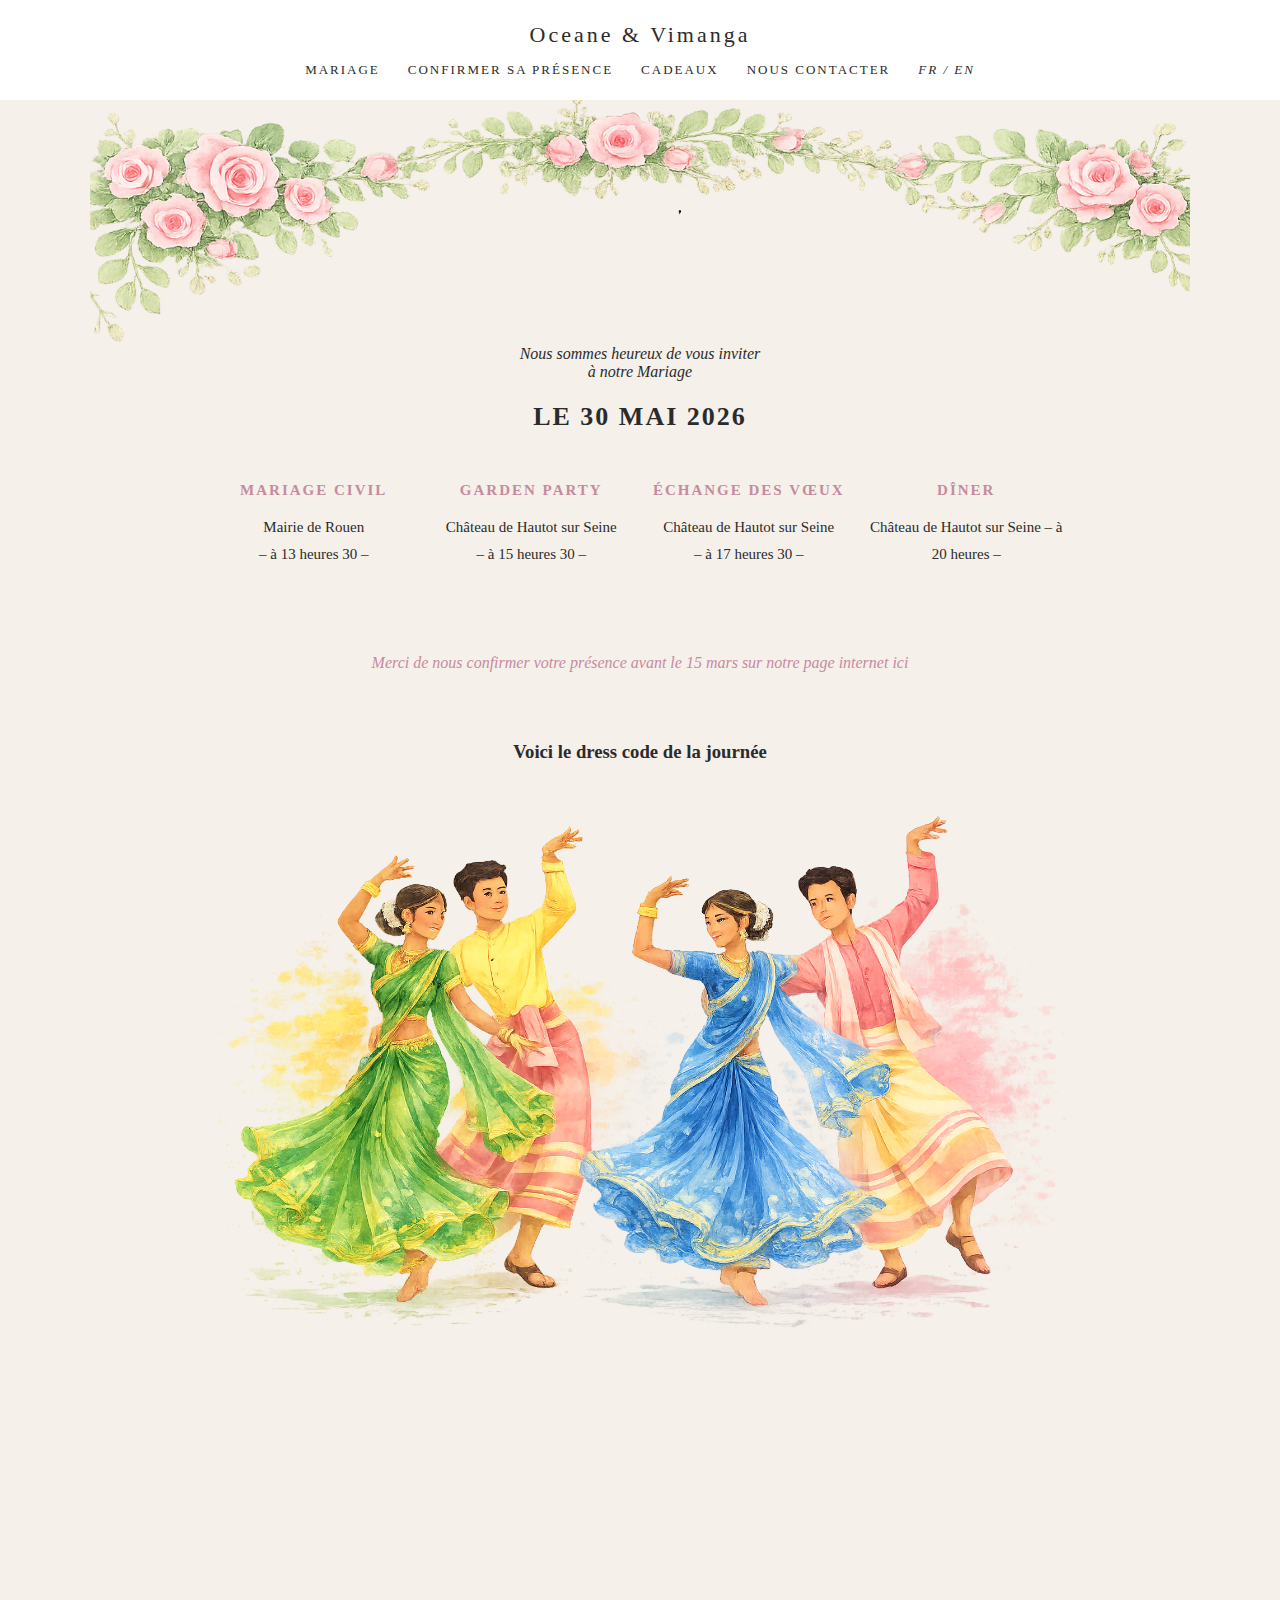
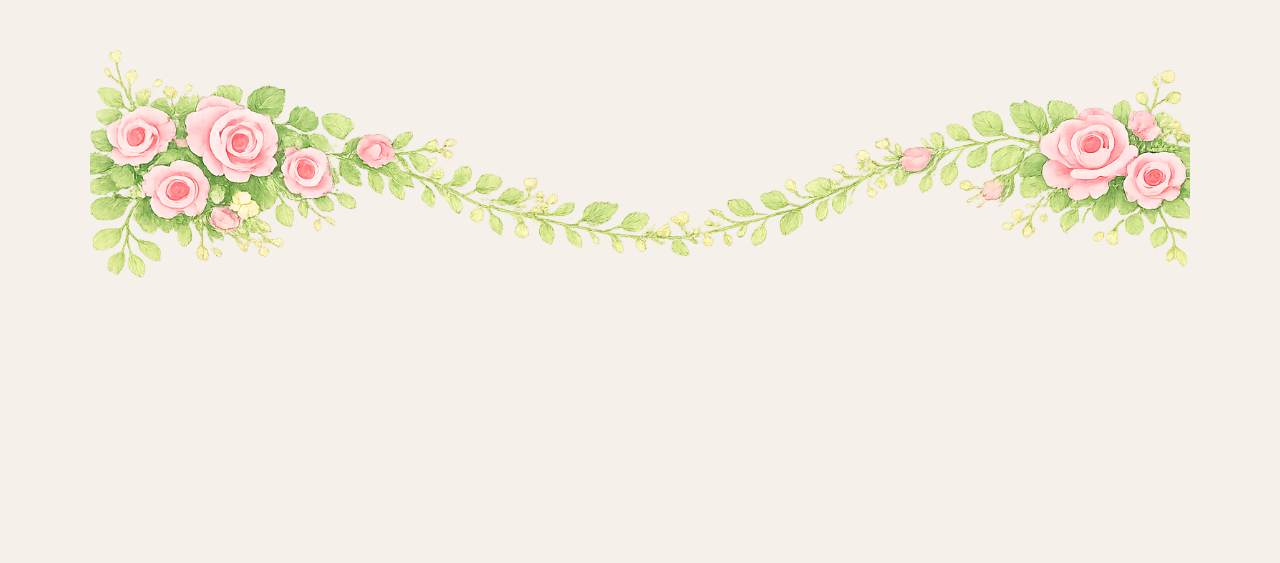
<file: index.html>
<!DOCTYPE html>
<html lang="fr">
<head>
  <meta charset="UTF-8" />
  <meta name="viewport" content="width=device-width, initial-scale=1.0" />
  <title>Mariage Océane & Vimanga</title>
  <link rel="stylesheet" href="style.css" />
</head>

<body class="home">

  <!-- BARRE DU HAUT -->
  <header class="topbar">
    <div class="logo">Oceane & Vimanga</div>
    <nav>
      <a href="index.html">Mariage</a>
      <a href="presence.html">Confirmer sa présence</a>
      <a href="cadeaux.html">Cadeaux</a>
      <a href="contact.html">Nous contacter</a>
      <a href="#" class="lang">FR / EN</a>
    </nav>
  </header>

<!-- HERO : bandeau + contenu -->
<div class="hero">

  <!-- BANDEAU HAUT -->
  <div class="bandeau bandeau-haut">
    <img src="images/bandeau-haut.png" alt="Bandeau floral haut">
  </div>

  <!-- CONTENU CENTRAL -->
  <main class="invitation-new">

    <p class="intro">
      Nous sommes heureux de vous inviter<br>
      à notre Mariage
    </p>

    <h2 class="date">LE 30 MAI 2026</h2>

    <section class="events">
      <div class="event">
        <h3>MARIAGE CIVIL</h3>
        
        <p>

          
          Mairie de Rouen<br>
          – à 13 heures 30 –
        </p>
      </div>

      <div class="event">
        <h3>GARDEN PARTY</h3>
        <p>
          
          Château de Hautot sur Seine<br>
          – à 15 heures 30 –
        </p>
      </div>

      <div class="event">
        <h3>ÉCHANGE DES VŒUX</h3>
        <p>
          Château de Hautot sur Seine<br>
          – à 17 heures 30 –
        </p>
      </div>

      <div class="event">
        <h3>DÎNER</h3>
        <p>
          
          Château de Hautot sur Seine
          – à 20 heures –
        </p>
      </div>
    </section>

    <a class="rsvp" href="presence.html">
      Merci de nous confirmer votre présence avant le 15 mars sur notre page internet ici
    </a>

    <h3 class="dress-title">Voici le dress code de la journée</h3>
    <div class="dress-image">
  <img src="images/dress-image.png" alt="Dress code de la journée">
</div>


  </main>

</div>

<!-- BANDEAU BAS -->
<div class="bandeau bandeau-bas">
  <img src="images/bandeau-bas.png" alt="Bandeau floral bas">
</div>

</body>
</html>
</file>
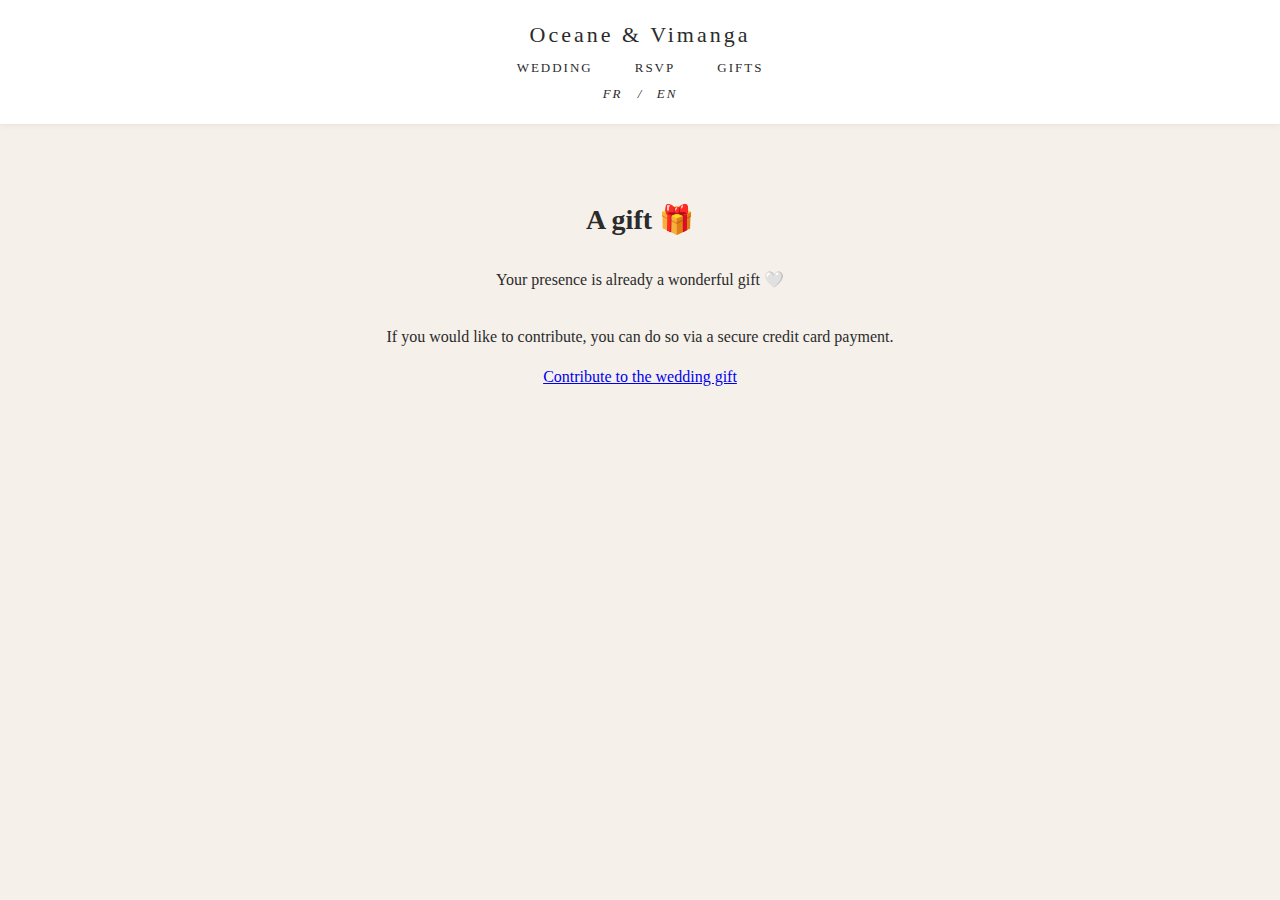
<file: cadeaux-en.html>
<!DOCTYPE html>
<html lang="en">
<head>
  <meta charset="UTF-8">
  <meta name="viewport" content="width=device-width, initial-scale=1.0">
  <title>Gifts – Oceane & Vimanga</title>
  <link rel="stylesheet" href="style.css">
</head>

<body class="cadeaux">

<header class="topbar">
  <div class="logo">Oceane & Vimanga</div>
<nav class="main-nav">
  <div class="nav-links">
    <a href="index-en.html">Wedding</a>
    <a href="presence-en.html">RSVP</a>
    <a href="cadeaux-en.html">Gifts</a>
  </div>

  <div class="lang-switch">
    <a href="index.html">FR</a> / <a href="index-en.html">EN</a>
  </div>
</nav>

</header>

<main class="simple-page">
  <h1>A gift 🎁</h1>

  <p>
    Your presence is already a wonderful gift 🤍  
    <br><br>
    If you would like to contribute, you can do so  
    via a secure credit card payment.
  </p>

  <a 
    href="https://buy.stripe.com/fZu8wIasI1O30so8jgeME00" 
    target="_blank"
    style="font-size:16px;text-decoration:underline;"
  >
    Contribute to the wedding gift
  </a>
</main>

</body>
</html>
</file>
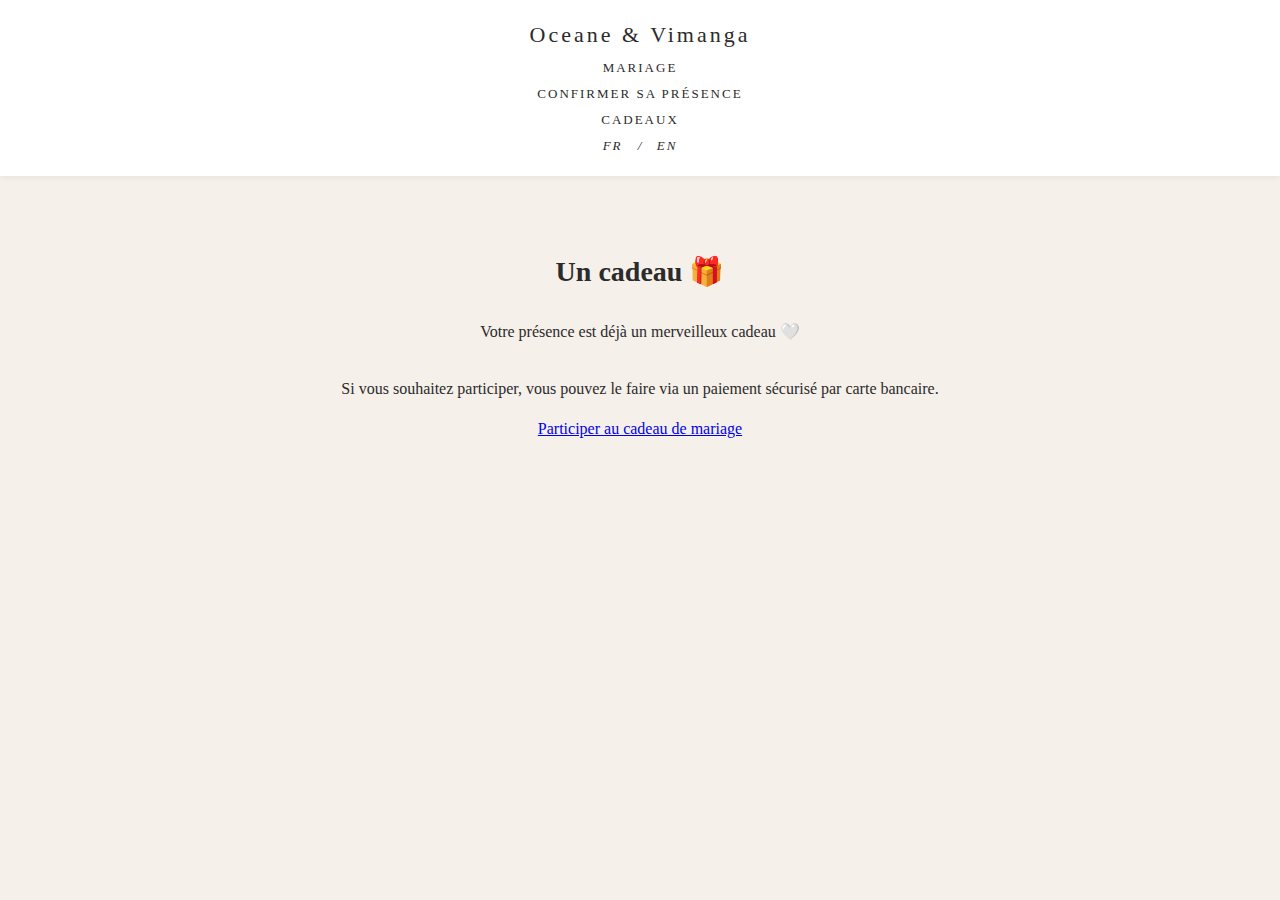
<file: cadeaux.html>
<!DOCTYPE html>
<html lang="fr">
<head>
  <meta charset="UTF-8">
  <meta name="viewport" content="width=device-width, initial-scale=1.0">
  <title>Cadeaux – Océane & Vimanga</title>
  <link rel="stylesheet" href="style.css">
</head>

<body class="cadeaux">

<header class="topbar">
  <div class="logo">Oceane & Vimanga</div>
 <nav class="main-nav">
  <a href="index.html">Mariage</a>
  <a href="presence.html">Confirmer sa présence</a>
  <a href="cadeaux.html">Cadeaux</a>

  <span class="lang-switch">
    <a href="index.html">FR</a> / <a href="index-en.html">EN</a>
  </span>
</nav>

</header>

<main class="simple-page">
  <h1>Un cadeau 🎁</h1>

  <p>
    Votre présence est déjà un merveilleux cadeau 🤍  
    <br><br>
    Si vous souhaitez participer, vous pouvez le faire
    via un paiement sécurisé par carte bancaire.
  </p>

  <a 
    href="https://buy.stripe.com/fZu8wIasI1O30so8jgeME00" 
    target="_blank"
    style="font-size:16px;text-decoration:underline;"
  >
    Participer au cadeau de mariage
  </a>
</main>

</body>
</html>
</file>
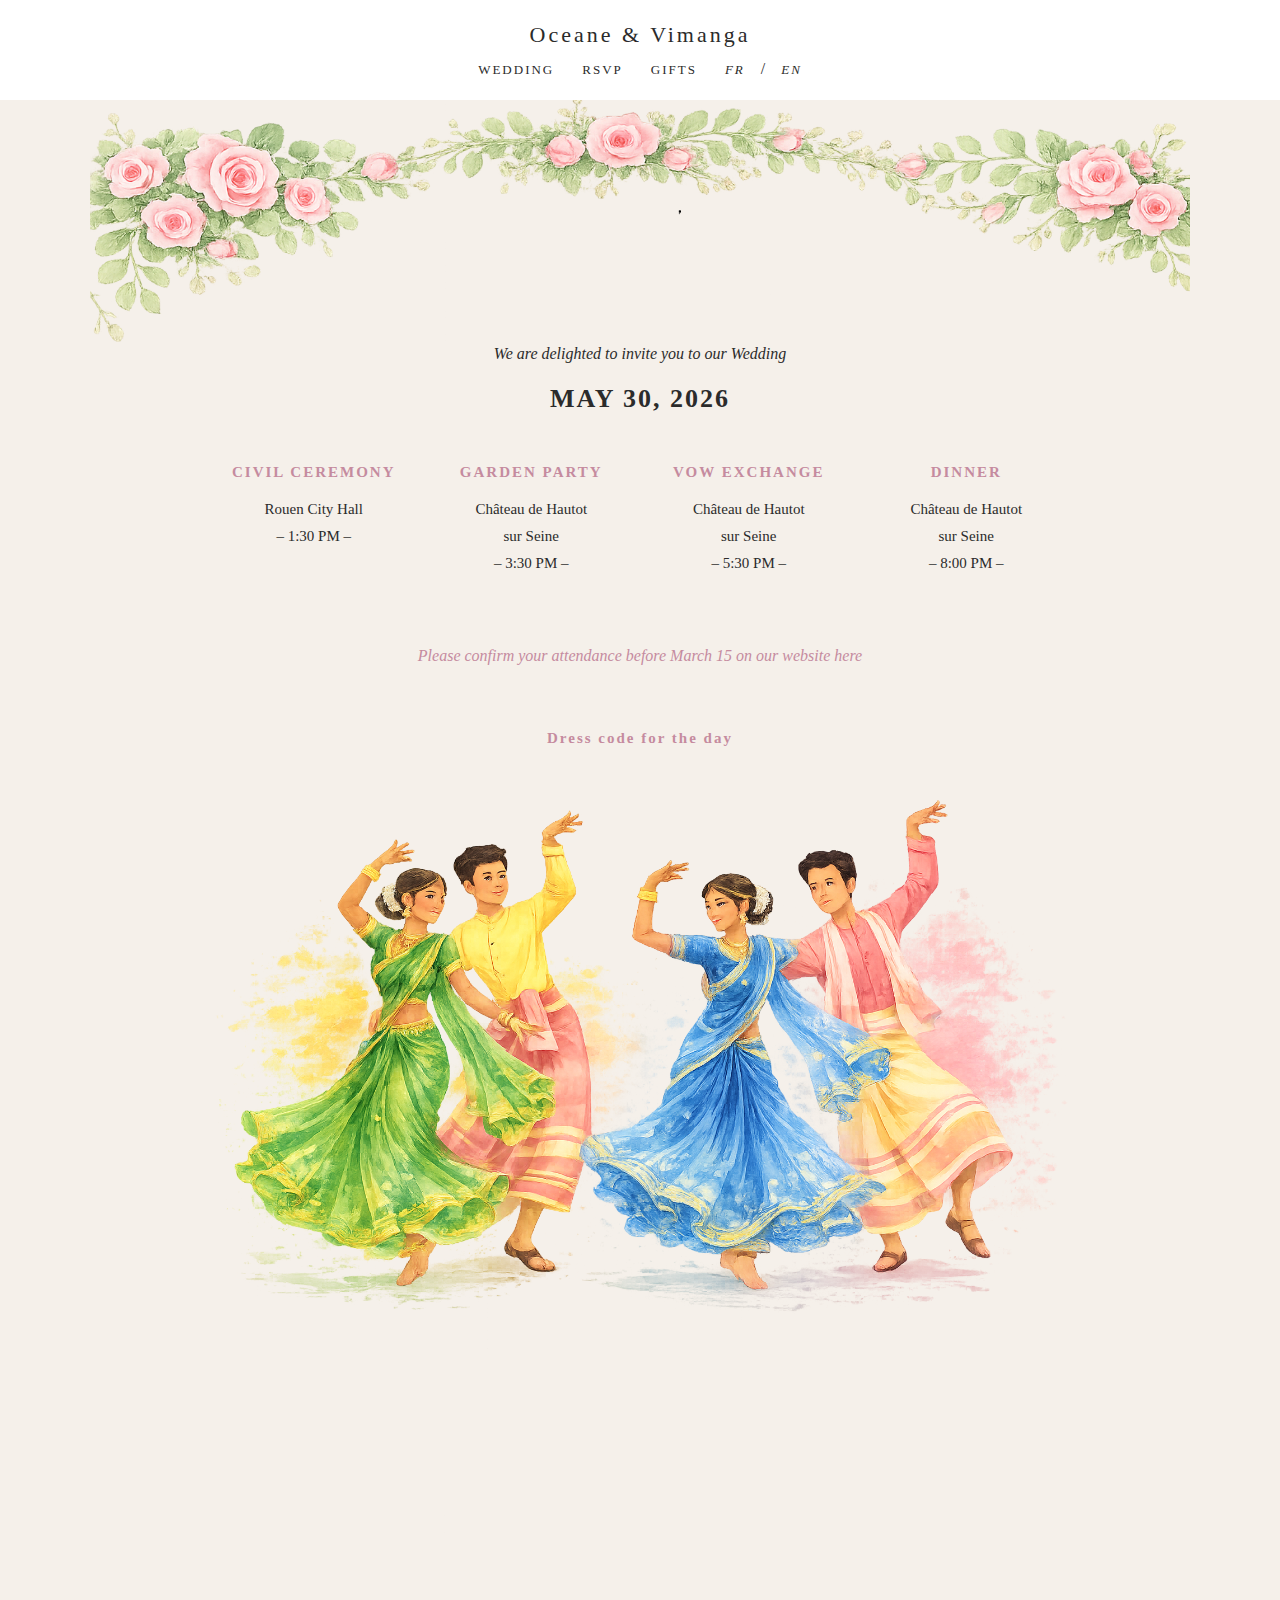
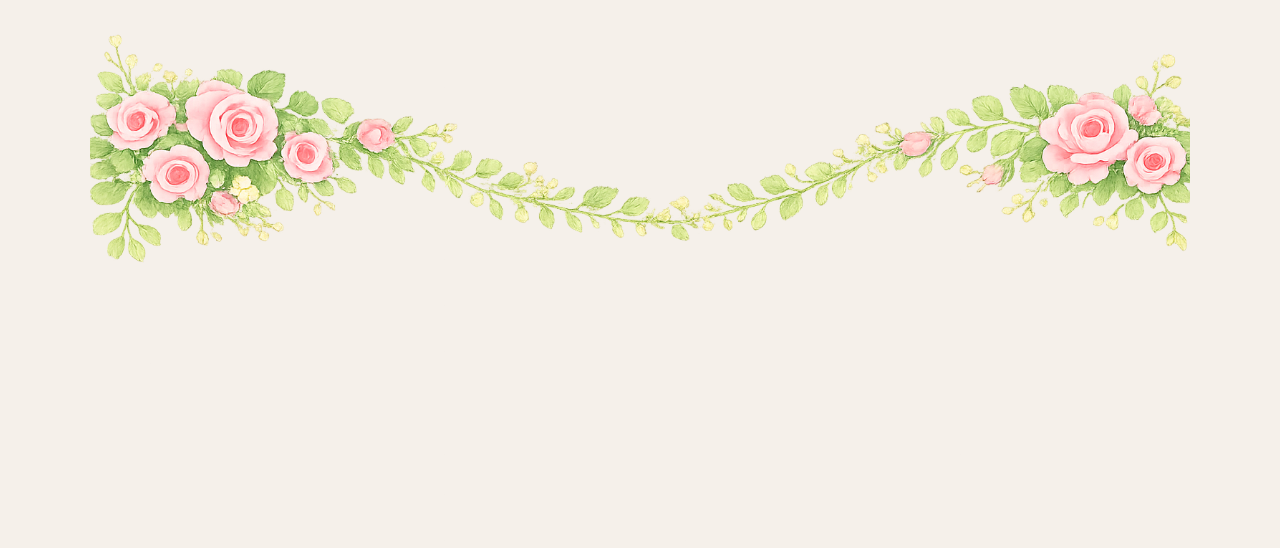
<file: index-en.html>
<!DOCTYPE html>
<html lang="en">
<head>
  <meta charset="UTF-8" />
  <meta name="viewport" content="width=device-width, initial-scale=1.0" />
  <title>Wedding of Océane & Vimanga</title>
  <link rel="stylesheet" href="style.css" />
</head>

<body class="home">

  <!-- TOP BAR -->
  <header class="topbar">
    <div class="logo">Oceane & Vimanga</div>
    <nav>
      <a href="index-en.html">Wedding</a>
      <a href="presence-en.html">RSVP</a>
      <a href="cadeaux-en.html">Gifts</a>
      <a href="index.html" class="lang">FR</a> /
      <a href="index-en.html" class="lang">EN</a>
    </nav>
  </header>

  <!-- HERO : banner + content -->
  <div class="hero">

    <!-- TOP BANNER -->
    <div class="bandeau bandeau-haut">
      <img src="images/bandeau-haut.png" alt="Floral top banner">
    </div>

    <!-- MAIN CONTENT -->
    <main class="invitation-new">

      <p class="intro">
        We are delighted to invite you to our Wedding
      </p>

      <h2 class="date">MAY 30, 2026</h2>

      <section class="events">

        <div class="event">
          <h3>CIVIL CEREMONY</h3>
          <p>
            Rouen City Hall<br>
            – 1:30 PM –
          </p>
        </div>

        <div class="event">
          <h3>GARDEN PARTY</h3>
          <p>
            Château de Hautot<br>
            sur Seine<br>
            – 3:30 PM –
          </p>
        </div>

        <div class="event">
          <h3>VOW EXCHANGE</h3>
          <p>
            Château de Hautot<br>
            sur Seine<br>
            – 5:30 PM –
          </p>
        </div>

        <div class="event">
          <h3>DINNER</h3>
          <p>
            Château de Hautot<br>
            sur Seine<br>
            – 8:00 PM –
          </p>
        </div>

      </section>

      <a class="rsvp" href="presence-en.html">
        Please confirm your attendance before March 15 on our website here
      </a>

      <h3 class="dress-title highlight">Dress code for the day</h3>

      <div class="dress-image">
        <img src="images/dress-image.png" alt="Dress code of the day">
      </div>

    </main>

  </div>

  <!-- BOTTOM BANNER -->
  <div class="bandeau bandeau-bas">
    <img src="images/bandeau-bas.png" alt="Floral bottom banner">
  </div>

</body>
</html>
</file>
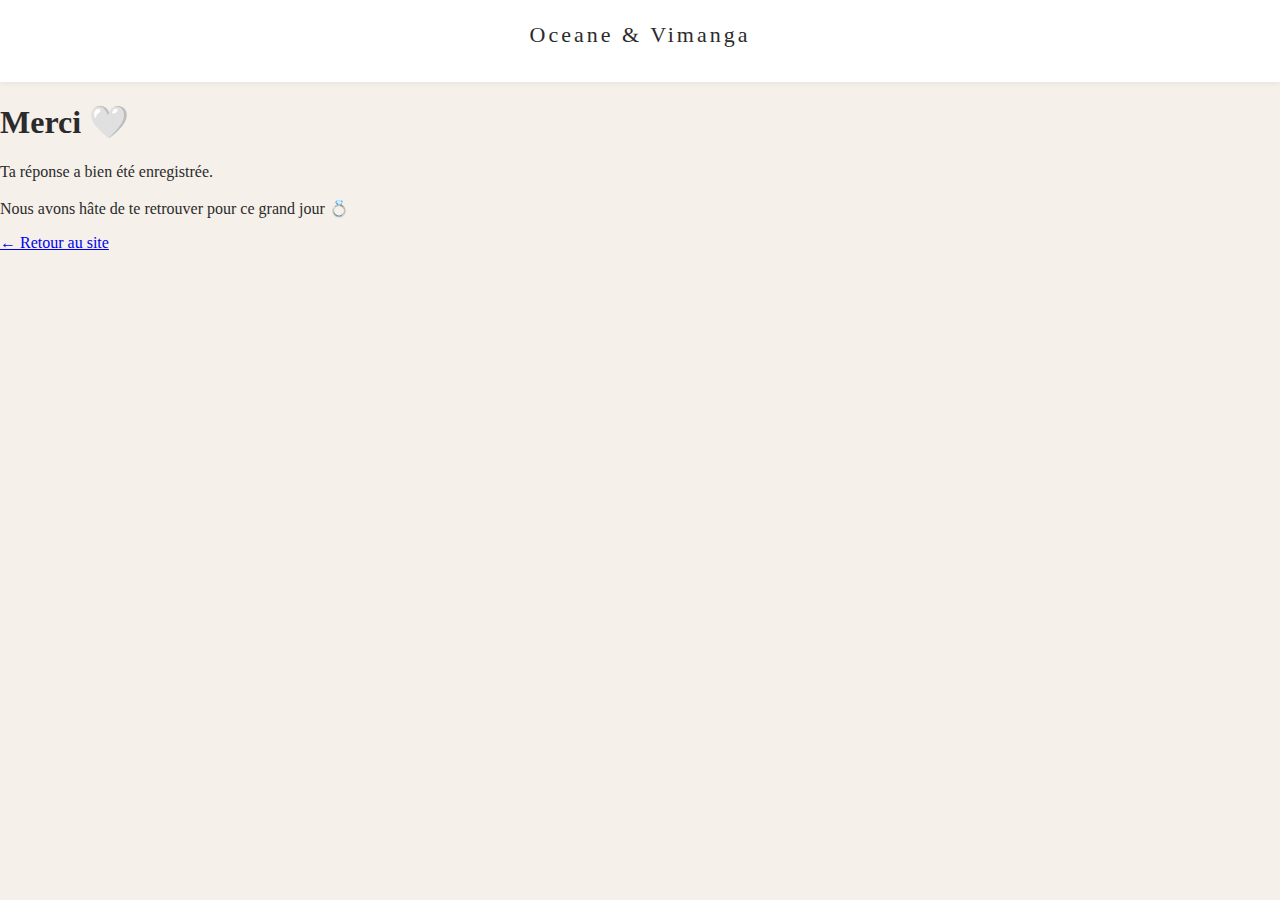
<file: merci.html>
<!DOCTYPE html>
<html lang="fr">
<head>
  <meta charset="UTF-8">
  <meta name="viewport" content="width=device-width, initial-scale=1.0">
  <title>Merci – Océane & Vimanga</title>
  <link rel="stylesheet" href="style.css">
</head>

<body>

<header class="topbar">
  <div class="logo">Oceane & Vimanga</div>
</header>

<main class="presence">
  <h1>Merci 🤍</h1>

  <p>
    Ta réponse a bien été enregistrée.  
    <br><br>
    Nous avons hâte de te retrouver pour ce grand jour 💍
  </p>

  <a href="index.html">← Retour au site</a>
</main>

</body>
</html>
</file>
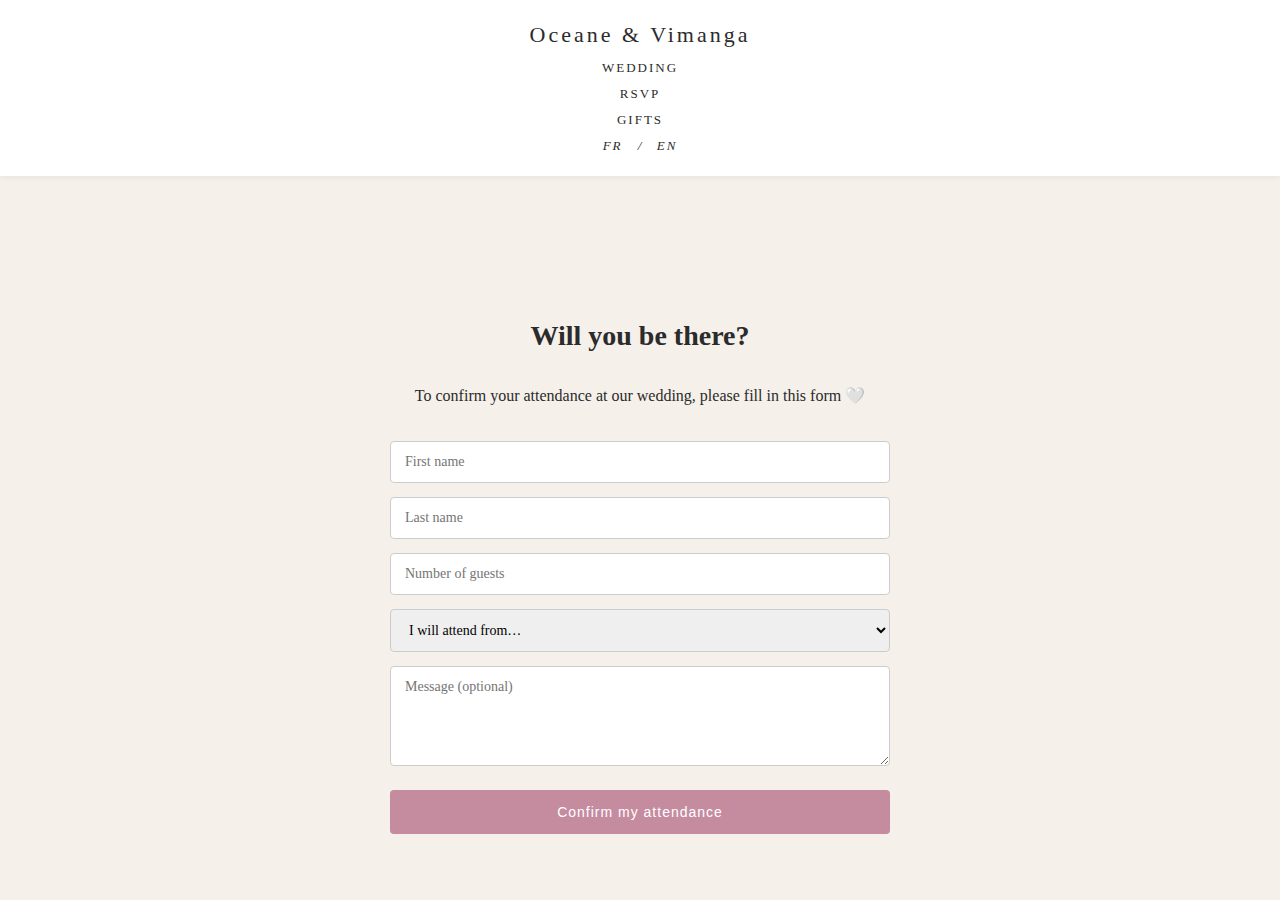
<file: presence-en.html>
<!DOCTYPE html>
<html lang="en">
<head>
  <meta charset="UTF-8">
  <meta name="viewport" content="width=device-width, initial-scale=1.0">
  <title>RSVP – Oceane & Vimanga</title>
  <link rel="stylesheet" href="style.css">
</head>

<body class="page-presence">

<header class="topbar">
  <div class="logo">Oceane & Vimanga</div>
<nav class="main-nav">
  <a href="index-en.html">Wedding</a>
  <a href="presence-en.html">RSVP</a>
  <a href="cadeaux-en.html">Gifts</a>

  <span class="lang-switch">
    <a href="index.html">FR</a> / <a href="index-en.html">EN</a>
  </span>
</nav>
</header>

<main class="page-wrapper">

  <!-- SCHEDULE (SAME AS INDEX) -->
  <section class="invitation-new">
    <div class="events cache">

      <p class="intro">
        <br><br><br><br>
        We are delighted to invite you to our Wedding
      </p>

      <h2 class="date">MAY 30, 2026</h2>

      <section class="events">
        <div class="event">
          <h3>CIVIL CEREMONY</h3>
          <p>
            Rouen City Hall<br>
            – 1:30 PM –
          </p>
        </div>

        <div class="event">
          <h3>GARDEN PARTY</h3>
          <p>
            Château de Hautot<br>
            sur Seine<br>
            – 3:30 PM –
          </p>
        </div>

        <div class="event">
          <h3>VOW EXCHANGE</h3>
          <p>
            Château de Hautot<br>
            sur Seine<br>
            – 5:30 PM –
          </p>
        </div>

        <div class="event">
          <h3>DINNER</h3>
          <p>
            Château de Hautot<br>
            sur Seine<br>
            – 8:00 PM –
          </p>
        </div>
      </section>

    </div>
  </section>

  <!-- RSVP FORM -->
  <section class="simple-page">

    <h1>Will you be there?</h1>

    <p class="form-intro">
      To confirm your attendance at our wedding,  
      please fill in this form 🤍
    </p>

    <form class="rsvp-form"
          name="rsvp"
          method="POST"
          data-netlify="true"
          action="/merci.html">

      <input type="hidden" name="form-name" value="rsvp">

      <input type="text" name="first_name" placeholder="First name" required>
      <input type="text" name="last_name" placeholder="Last name" required>

      <input type="number"
             name="number_of_guests"
             placeholder="Number of guests"
             min="1"
             required>

      <select name="event" required>
        <option value="">I will attend from…</option>
        <option>Civil ceremony – 1:30 PM</option>
        <option>Garden party – 3:30 PM</option>
        <option>Vow exchange – 5:30 PM</option>
        <option>Dinner – 8:00 PM</option>
        <option>Unfortunately, I won’t be able to attend</option>
      </select>

      <textarea name="message" placeholder="Message (optional)"></textarea>

      <button type="submit">Confirm my attendance</button>

    </form>

  </section>

</main>

</body>
</html>
</file>
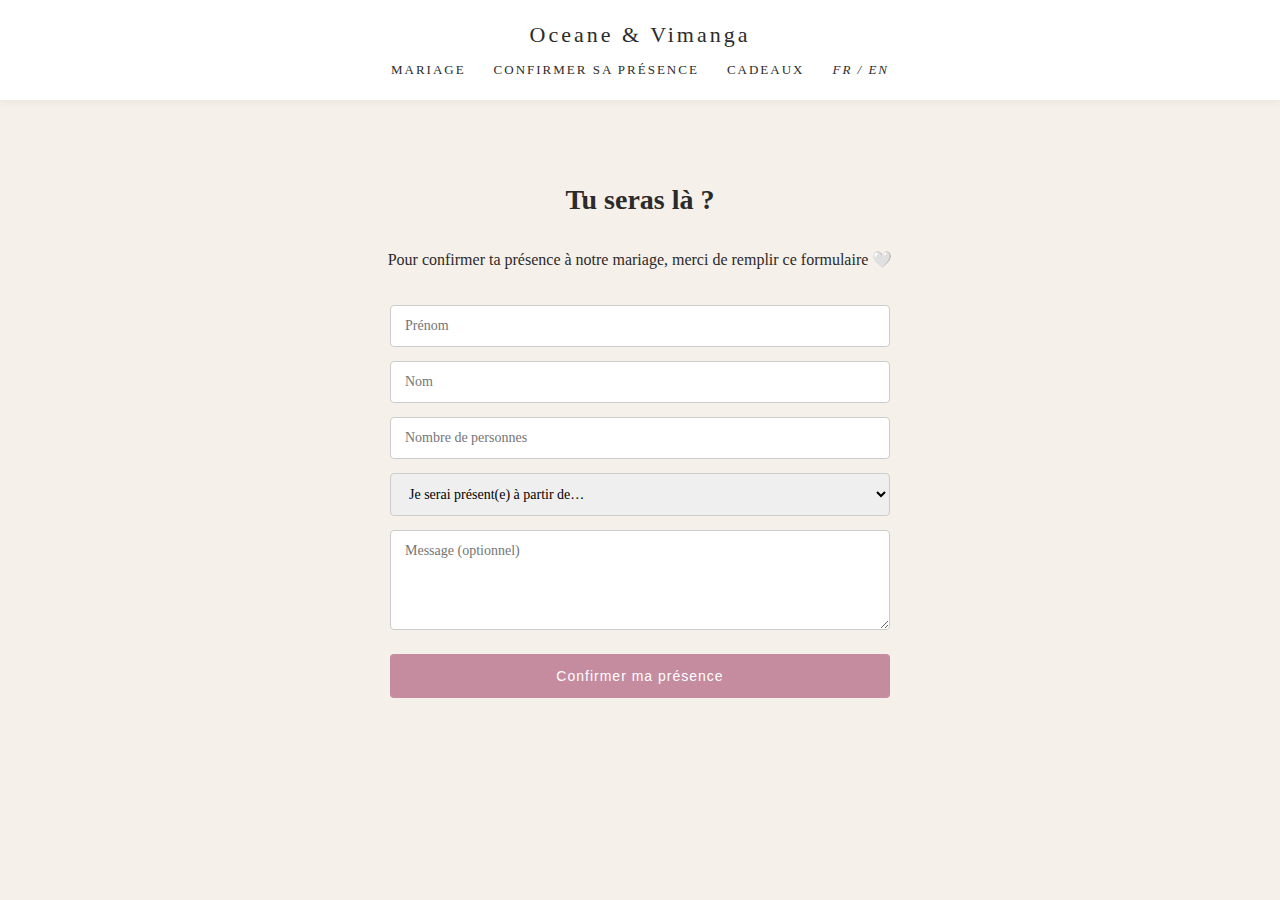
<file: presence.html>
<!DOCTYPE html>
<html lang="fr">
<head>
  <meta charset="UTF-8">
  <meta name="viewport" content="width=device-width, initial-scale=1.0">
  <title>Confirmer sa présence – Oceane & Vimanga</title>
  <link rel="stylesheet" href="style.css">
</head>

<body class="page-presence">

<header class="topbar">
  <div class="logo">Oceane & Vimanga</div>
  <nav>
    <a href="index.html">Mariage</a>
    <a href="presence.html">Confirmer sa présence</a>
    <a href="cadeaux.html">Cadeaux</a>
    <a href="#" class="lang">FR / EN</a>
  </nav>
</header>

<main class="page-wrapper">

  <!-- PLANNING (IDENTIQUE À L'INDEX) -->
  <section class="invitation-new">
<div class="events cache">
 
 
  
    <p class="intro">
      <br> <br> <br> <br> Nous sommes heureux de vous inviter à notre Mariage
    </p>

    <h2 class="date">LE 30 MAI 2026</h2>

    <section class="events">
      <div class="event">
        <h3>MARIAGE CIVIL</h3>
        <p>
          Mairie de Rouen<br>
          – à 13 heures 30 –
        </p>
      </div>

      <div class="event">
        <h3>GARDEN PARTY</h3>
        <p>
          Château de Hautot<br>
          sur Seine<br>
          – à 15 heures 30 –
        </p>
      </div>

      <div class="event">
        <h3>ÉCHANGE DES VŒUX</h3>
        <p>
          Château de Hautot<br>
          sur Seine<br>
          – à 17 heures 30 –
        </p>
      </div>

      <div class="event">
        <h3>DÎNER</h3>
        <p>
          Château de Hautot<br>
          sur Seine<br>
          – à 20 heures –
        </p>
      </div>
    </section>
</div>

<section class="simple-page">

  <h1>Tu seras là ?</h1>

  <p class="form-intro">
    Pour confirmer ta présence à notre mariage,  
    merci de remplir ce formulaire 🤍
  </p>

  <form class="rsvp-form"
        name="rsvp"
        method="POST"
        data-netlify="true"
        action="/merci.html">

    <input type="hidden" name="form-name" value="rsvp">

    <input type="text" name="prenom" placeholder="Prénom" required>
    <input type="text" name="nom" placeholder="Nom" required>

    <input type="number"
           name="nombre_personnes"
           placeholder="Nombre de personnes"
           min="1"
           required>

    <select name="evenement" required>
      <option value="">Je serai présent(e) à partir de…</option>
      <option>Mariage civil – 13h30</option>
      <option>Garden party – 15h30</option>
      <option>Échange des vœux – 17h30</option>
      <option>Dîner – 20h00</option>
      <option>Je ne peux malheureusement pas venir</option>
    </select>

    <textarea name="message" placeholder="Message (optionnel)"></textarea>

    <button type="submit">Confirmer ma présence</button>

  </form>

</section>


</main>

</body>
</html>
</file>
<file: style.css>
/* =====================================================
   BASE GLOBALE
===================================================== */

* {
  box-sizing: border-box;
}

body {
  margin: 0;
  font-family: "Georgia", serif;
  background-color: #f5f0ea;
  color: #2b2b2b;
}

/* Conteneur central réutilisable */
.page-wrapper {
  max-width: 1100px;
  margin: 0 auto;
  padding: 0 20px;
}

/* =====================================================
   BARRE DU HAUT
===================================================== */

.topbar {
  background-color: #ffffff;
  text-align: center;
  padding: 22px 10px;
  box-shadow: 0 2px 6px rgba(0,0,0,0.05);
}

.logo {
  font-size: 22px;
  letter-spacing: 3px;
  margin-bottom: 12px;
}

nav a {
  text-decoration: none;
  color: #2b2b2b;
  margin: 0 12px;
  font-size: 13px;
  letter-spacing: 2px;
  text-transform: uppercase;
}

nav a:hover {
  text-decoration: underline;
}

.lang {
  font-style: italic;
}

/* =====================================================
   BANDEAUX (HAUT & BAS)
===================================================== */

.bandeau {
  width: 100%;
  background-color: #f5f0ea;
  text-align: center;
  overflow: hidden;
  margin-bottom: 0;
}

.bandeau img {
  width: 100%;
  max-width: 1100px;
  height: auto;
  display: block;
  margin: 0 auto;
  margin-bottom: 0;
   
}

/* =====================================================
   PAGE INDEX — INVITATION
===================================================== */

.invitation-new {
  max-width: 900px;
  margin: 0 auto;
  padding: 5px 20px 60px;
  text-align: center;
}

.invitation-new .intro {
  font-style: italic;
  margin-bottom: 18px;
  margin-top: -10px;
}

.invitation-new .date {
  font-size: 26px;
  letter-spacing: 2px;
  margin-bottom: 35px;
}

/* =====================================================
   ÉVÉNEMENTS
===================================================== */

.events {
  display: grid;
  grid-template-columns: repeat(4, 1fr);
  gap: 10px;
  margin-bottom: 25px;
}

.event h3 {
  color: #c58b9f;
  font-size: 15px;
  letter-spacing: 2px;
  margin-bottom: 8px;
}

.event p {
  font-size: 15px;
  line-height: 1.8;
  min-height: 70px; 
}

/* =====================================================
   RSVP
===================================================== */

.rsvp {
  display: inline-block;
  margin: 30px 0 50px;
  color: #c58b9f;
  font-style: italic;
  text-decoration: none;
}

.rsvp:hover {
  text-decoration: underline;
}

/* =====================================================
   SECTIONS SIMPLES (présence / cadeaux)
===================================================== */

.simple-page {
  max-width: 800px;
  margin: 0 auto;
  padding: 60px 20px;
  text-align: center;
}

.simple-page h1 {
  font-size: 28px;
  margin-bottom: 30px;
}

.simple-page p {
  font-size: 16px;
  line-height: 1.8;
}

/* =====================================================
   RESPONSIVE
===================================================== */

@media (max-width: 900px) {
  .events {
    grid-template-columns: repeat(2, 1fr);
  }
}

@media (max-width: 600px) {
  .events {
    grid-template-columns: 1fr;
  }

  .invitation-new {
    padding: 30px 15px 50px;
  }

  .invitation-new .date {
    font-size: 22px;
  }

  .logo {
    font-size: 18px;
  }

  nav a {
    display: inline-block;
    margin: 6px;
    font-size: 11px;
  }
}

/* =====================================================
   IMAGE DRESS CODE
===================================================== */

.dress-image {
  margin-top: 30px;
  text-align: center;
}

.dress-image img {
  max-width: 1000px;   /* taille élégante sur desktop */
  width: 100%;
  height: auto;
}

@media (max-width: 600px) {
  .dress-image img {
    max-width: 90%;
  }
}


.highlight {
color: #c58b9f;
font-size: 15px;
letter-spacing: 2px;
margin-bottom: 8px;
}



/* ==============================
   PAGE PRÉSENCE — LAYOUT
================================ */

.page-presence .presence-layout {
  max-width: 1100px;
  margin: 60px auto;
  padding: 0 20px;
  display: flex;
  gap: 60px;
  align-items: flex-start;
}

.page-presence .presence-image {
  flex: 1;
  text-align: center;
}

.page-presence .presence-image img {
  max-width: 100%;
  height: auto;
}

.page-presence .presence-form {
  flex: 1;
}

/* MOBILE */
@media (max-width: 900px) {
  .page-presence .presence-layout {
    flex-direction: column;
    align-items: center;
  }

  .page-presence .presence-image,
  .page-presence .presence-form {
    width: 100%;
    max-width: 420px;
  }
}

  }
}

.presence-form h1,
.simple-page h1 {
  margin-top: 10px;     /* ⬅️ réduit l’espace au-dessus */
  margin-bottom: 15px; /* espace propre en dessous */
}

/* =====================================================
   FORMULAIRE RSVP — ERGONOMIQUE
===================================================== */

.rsvp-form {
  max-width: 500px;
  margin: 0 auto;
  display: flex;
  flex-direction: column;
  gap: 14px;
}

.rsvp-form input,
.rsvp-form select,
.rsvp-form textarea {
  width: 100%;
  padding: 12px 14px;
  font-size: 14px;
  font-family: "Georgia", serif;
  border: 1px solid #ccc;
  border-radius: 4px;
}

.rsvp-form textarea {
  min-height: 100px;
  resize: vertical;
}

.rsvp-form button {
  margin-top: 10px;
  padding: 14px;
  background-color: #c58b9f;
  color: #fff;
  border: none;
  font-size: 14px;
  letter-spacing: 1px;
  cursor: pointer;
  border-radius: 4px;
}

.rsvp-form button:hover {
  background-color: #b5798f;
}

.form-intro {
  margin-bottom: 30px;
  font-size: 15px;
  line-height: 1.6;
}



.cache {
  display: none;
}


.simple-page {
  max-width: 800px;
  margin: 0 auto;       /* 🔑 centre horizontalement */
  padding: 60px 20px;
  text-align: center;   /* 🔑 centre le texte */
}



.main-nav {
  display: flex;
  flex-direction: column;   /* empile les lignes */
  align-items: center;
  gap: 10px;
}

.nav-links {
  display: flex;
  justify-content: center;
  gap: 18px;
  flex-wrap: wrap;
}

.nav-links a {
  text-decoration: none;
  color: #2b2b2b;
  font-size: 13px;
  letter-spacing: 2px;
  text-transform: uppercase;
}

.lang-switch {
  font-style: italic;
  font-size: 13px;
}


@media (max-width: 600px) {

  .nav-links {
    flex-wrap: nowrap;        /* 🔥 empêche le retour à la ligne */
    gap: 12px;
  }

  .nav-links a {
    font-size: 11px;          /* texte plus compact */
    letter-spacing: 1px;
    white-space: nowrap;      /* empêche coupure du texte */
  }

  .lang-switch {
    margin-top: 4px;
    font-size: 12px;
  }
}
</file>
